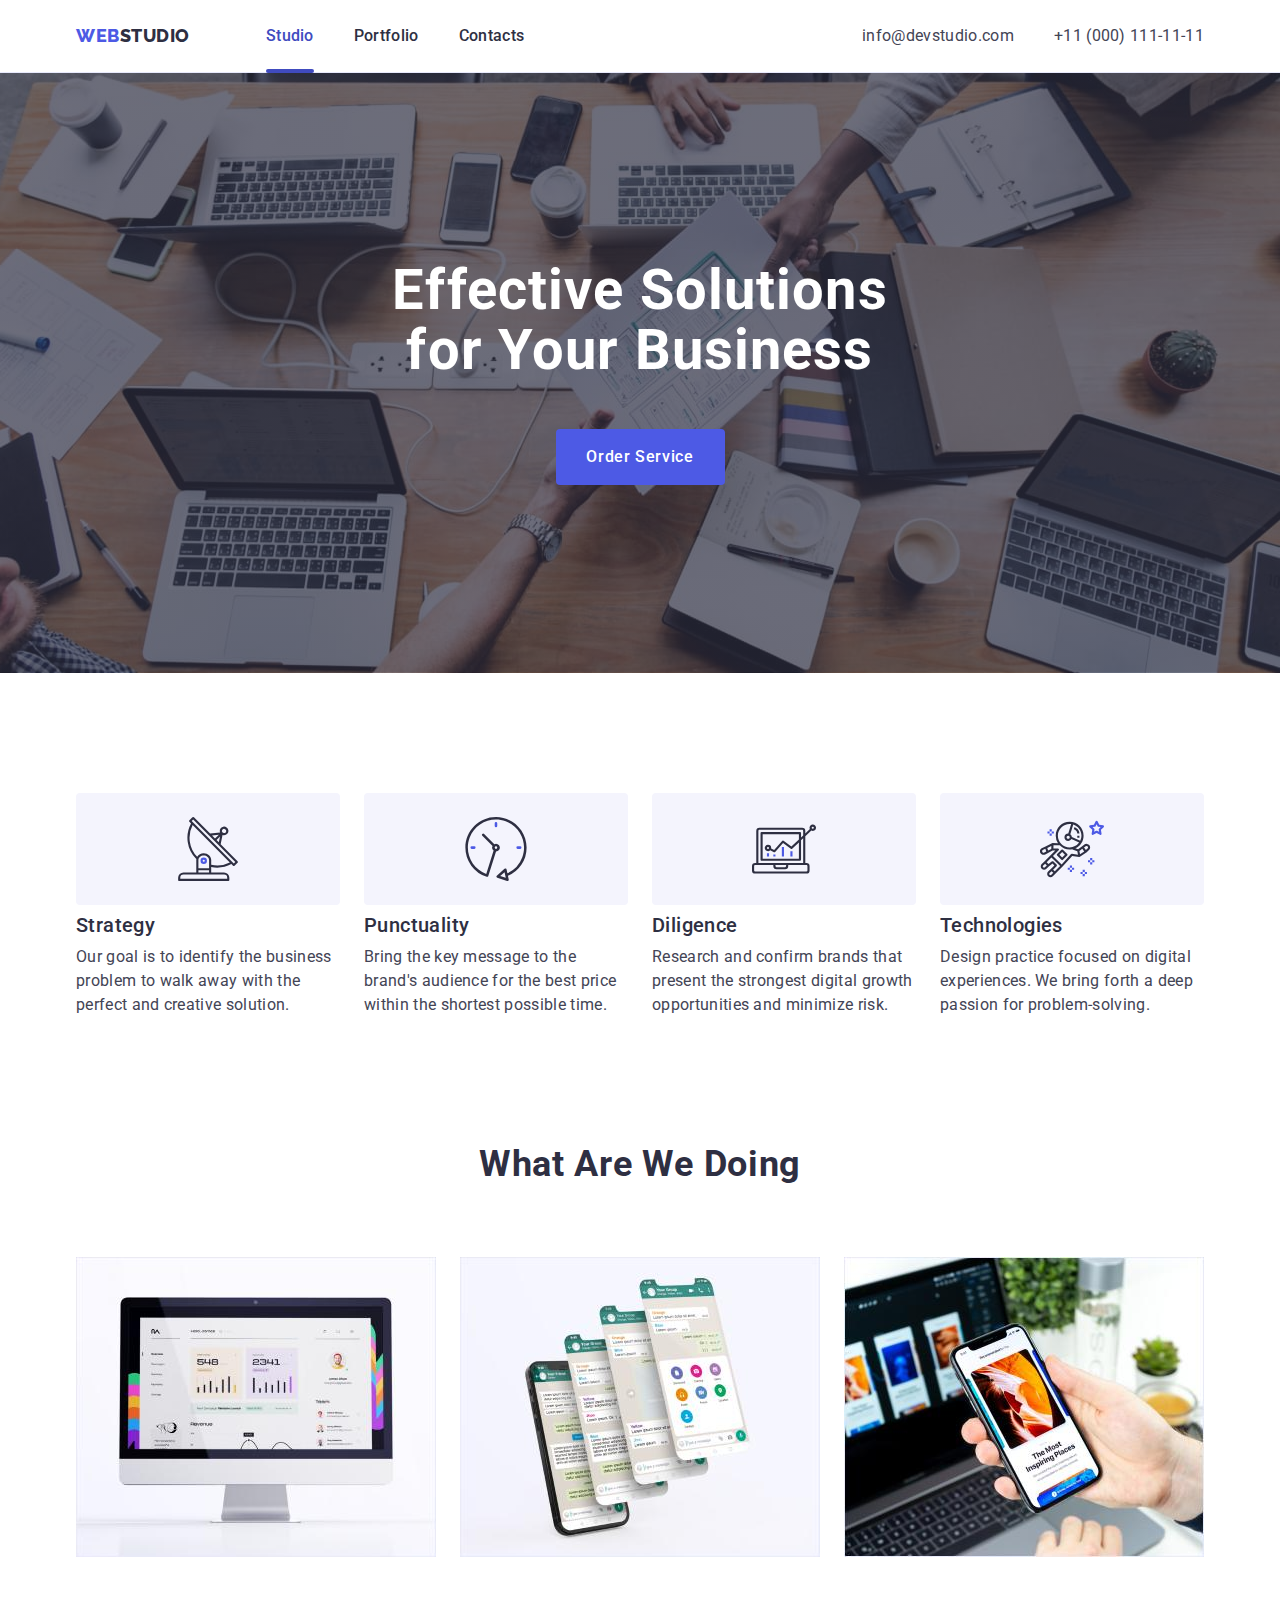
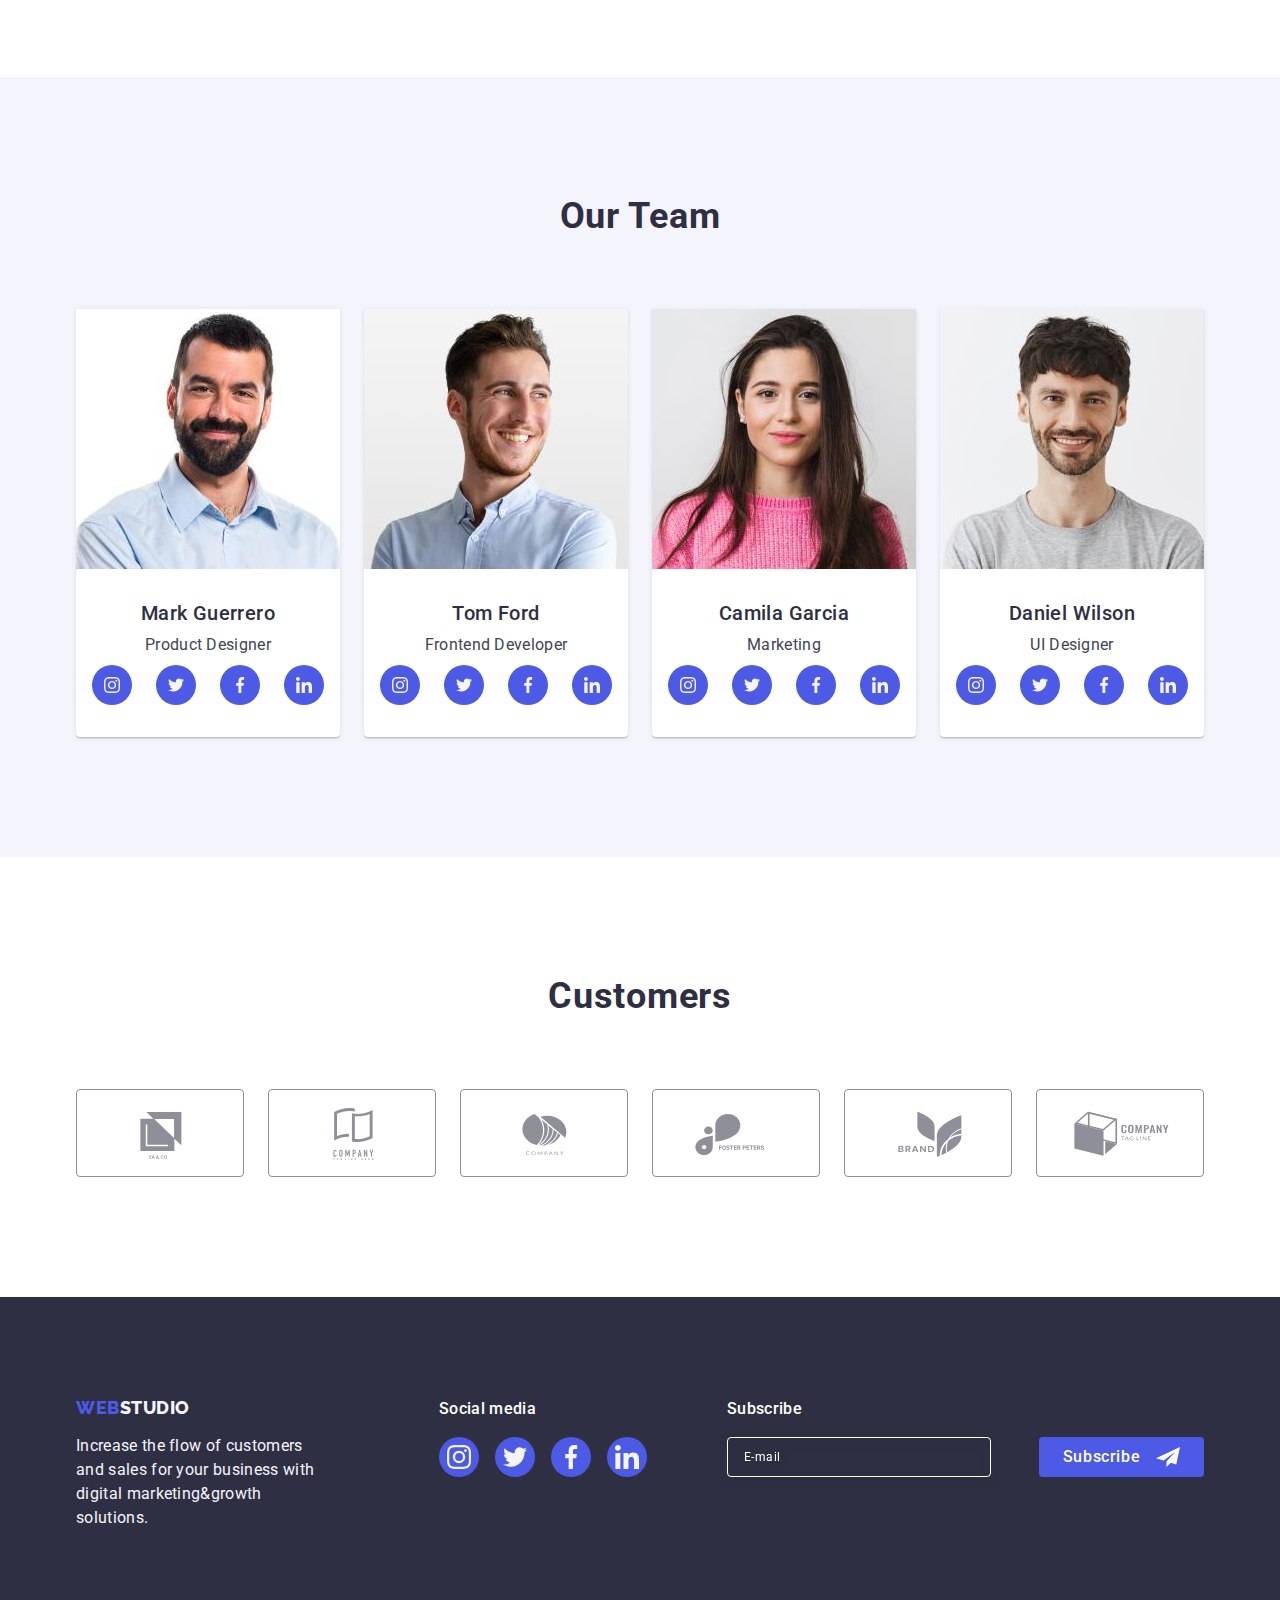
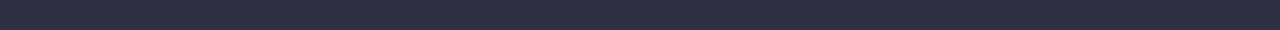
<file: index.html>
<!DOCTYPE html>
<html lang="en">

<head>
    <meta charset="UTF-8">
    <meta http-equiv="X-UA-Compatible" content="IE=edge">
    <meta name="web_stidio" content="web studio, development of sites, mobile applications">
    <link rel="preconnect" href="https://fonts.googleapis.com">
    <link rel="preconnect" href="https://fonts.gstatic.com" crossorigin>
    <title>Web_stidio</title>
    <link rel="stylesheet"
        href="https://cdnjs.cloudflare.com/ajax/libs/modern-normalize/2.0.0/modern-normalize.min.css" />
    <link href="https://fonts.googleapis.com/css2?family=Raleway:wght@800&family=Roboto:wght@400;500;700&display=swap"
        rel="stylesheet">
    <link rel="stylesheet" href="./css/styles.css">
</head>

<body>
    <header class="header">
        <div class="container header-container">
            <nav class="header-menu">
                <a href="./index.html" class="logo link">Web<span>Studio</span></a>
                <ul class="header-menu-bottom list">
                    <li><a href="./index.html" class="header-menu-element link current">Studio</a></li>
                    <li><a href="./portfolio.html" class="header-menu-element link">Portfolio</a></li>
                    <li><a href="" class="header-menu-element link">Contacts</a></li>
                </ul>
            </nav>
            <!-- Contacts -->
            <address id="Contacts" class="header-contacts">
                <ul class="contacts-list list">
                    <li>
                        <a href="info@devstudio.com" target="_blank"
                            class="header-link-contact link">info@devstudio.com</a>
                    </li>
                    <li>
                        <a href="tel:+110001111111" class="header-link-contact link">+11 (000) 111-11-11</a>
                    </li>
                </ul>
            </address>
        </div>
    </header>
    <main class="main">
        <section id="home" class="basis">
            <div class="container title-container">
                <h1 class="title">Effective Solutions for Your Business</h1>
                <button data-modal-open type="button" class="main-btn">Order Service</button>
            </div>
        </section>

        <section class="main-features">
            <div class="container container-features">
                <h2 class="visually-hidden">features</h2>
                <ul class="main-features-list list">
                    <li class="features-item">
                        <div class="features-background">
                            <svg class="icon-features" width="64" height="64">
                                <use href="./images/icons.svg#icon-antenna"></use>
                            </svg>
                        </div>
                        <h3 class="features">Strategy</h3>
                        <p class="description">Our goal is to identify the business problem to walk away with the
                            perfect
                            and creative solution.
                        </p>
                    </li>
                    <li class="features-item">
                        <div class="features-background">
                            <svg class="icon-features" width="64" height="64">
                                <use href="./images/icons.svg#icon-clock"></use>
                            </svg>
                        </div>
                        <h3 class="features">Punctuality</h3>
                        <p class="description">Bring the key message to the brand's audience for the best price within
                            the
                            shortest possible
                            time.</p>
                    </li>
                    <li class="features-item">
                        <div class="features-background">
                            <svg class="icon-features" width="64" height="64">
                                <use href="./images/icons.svg#icon-diagram"></use>
                            </svg>
                        </div>
                        <h3 class="features">Diligence</h3>
                        <p class="description">Research and confirm brands that present the strongest digital growth
                            opportunities and minimize
                            risk.</p>
                    </li>
                    <li class="features-item">
                        <div class="features-background">
                            <svg class="icon-features" width="64" height="64">
                                <use href="./images/icons.svg#icon-astronaut"></use>
                            </svg>
                        </div>
                        <h3 class="features">Technologies</h3>
                        <p class="description">Design practice focused on digital experiences. We bring forth a deep
                            passion
                            for
                            problem-solving.</p>
                    </li>
                </ul>
            </div>
        </section>

        <section class="main-doing">
            <div class="container">
                <h2 class="what-doing">What are we doing</h2>
                <ul class="img list">
                    <li class="img-working"><img src="./images/img_1.jpg" alt="computer_developer" width="360"
                            height="300"></li>
                    <li class="img-working"><img src="./images/img_2.jpg" alt="mobile" width="360" height="300"></li>
                    <li class="img-working"><img src="./images/img_3.jpg" alt="connect" width="360" height="300"></li>
                </ul>
            </div>
        </section>

        <section class="team">
            <div class="container">
                <!-- Team -->
                <h2 id="Studio" class="team-studio">Our Team</h2>
                <ul class="team-img list">
                    <li class="worker">
                        <img src="./images/img.jpg" alt="Mark Guerrero" width="264" height="260">
                        <div class="worker-information">
                            <h3 class="developer">Mark Guerrero</h3>
                            <p class="description">Product Designer</p>
                            <ul class="soc list">
                                <li class="soc-item">
                                    <a class="soc-link link" href="" aria-label="instagram" target="_blank">
                                        <svg class="soc-link-icon" width="16" height="16">
                                            <use href="./images/icons.svg#icon-instagram"></use>
                                        </svg>
                                    </a>
                                </li>
                                <li class="soc-item">
                                    <a class="soc-link link" href="" aria-label="twitter" target="_blank">
                                        <svg class="soc-link-icon" width="16" height="16">
                                            <use href="./images/icons.svg#icon-twitter"></use>
                                        </svg>
                                    </a>
                                </li>
                                <li class="soc-item">
                                    <a class="soc-link link" href="" aria-label="facebook" target="_blank">
                                        <svg class="soc-link-icon" width="16" height="16">
                                            <use href="./images/icons.svg#icon-facebook"></use>
                                        </svg>
                                    </a>
                                </li>
                                <li class="soc-item">
                                    <a class="soc-link link" href="" aria-label="linkedin" target="_blank">
                                        <svg class="soc-link-icon" width="16" height="16">
                                            <use href="./images/icons.svg#icon-linkedin"></use>
                                        </svg>
                                    </a>
                                </li>
                            </ul>
                        </div>
                    </li>
                    <li class="worker">
                        <img src="./images/imgq.jpg" alt="Tom Ford" width="264" height="260">
                        <div class="worker-information">
                            <h3 class="developer">Tom Ford</h3>
                            <p class="description">Frontend Developer</p>
                            <ul class="soc list">
                                <li class="soc-item">
                                    <a class="soc-link link" href="" aria-label="instagram" target="_blank">
                                        <svg class="soc-link-icon" width="16" height="16">
                                            <use href="./images/icons.svg#icon-instagram"></use>
                                        </svg>
                                    </a>
                                </li>
                                <li class="soc-item">
                                    <a class="soc-link link" href="" aria-label="twitter" target="_blank">
                                        <svg class="soc-link-icon" width="16" height="16">
                                            <use href="./images/icons.svg#icon-twitter"></use>
                                        </svg>
                                    </a>
                                </li>
                                <li class="soc-item">
                                    <a class="soc-link link" href="" aria-label="facebook" target="_blank">
                                        <svg class="soc-link-icon" width="16" height="16">
                                            <use href="./images/icons.svg#icon-facebook"></use>
                                        </svg>
                                    </a>
                                </li>
                                <li class="soc-item">
                                    <a class="soc-link link" href="" aria-label="linkedin" target="_blank">
                                        <svg class="soc-link-icon" width="16" height="16">
                                            <use href="./images/icons.svg#icon-linkedin"></use>
                                        </svg>
                                    </a>
                                </li>
                            </ul>
                        </div>
                    </li>
                    <li class="worker">
                        <img src="./images/imgw.jpg" alt="Camila Garcia" width="264" height="260">
                        <div class="worker-information">
                            <h3 class="developer">Camila Garcia</h3>
                            <p class="description">Marketing</p>
                            <ul class="soc list">
                                <li class="soc-item">
                                    <a class="soc-link link" href="" aria-label="instagram" target="_blank">
                                        <svg class="soc-link-icon" width="16" height="16">
                                            <use href="./images/icons.svg#icon-instagram"></use>
                                        </svg>
                                    </a>
                                </li>
                                <li class="soc-item">
                                    <a class="soc-link link" href="" aria-label="twitter" target="_blank">
                                        <svg class="soc-link-icon" width="16" height="16">
                                            <use href="./images/icons.svg#icon-twitter"></use>
                                        </svg>
                                    </a>
                                </li>
                                <li class="soc-item">
                                    <a class="soc-link link" href="" aria-label="facebook" target="_blank">
                                        <svg class="soc-link-icon" width="16" height="16">
                                            <use href="./images/icons.svg#icon-facebook"></use>
                                        </svg>
                                    </a>
                                </li>
                                <li class="soc-item">
                                    <a class="soc-link link" href="" aria-label="linkedin" target="_blank">
                                        <svg class="soc-link-icon" width="16" height="16">
                                            <use href="./images/icons.svg#icon-linkedin"></use>
                                        </svg>
                                    </a>
                                </li>
                            </ul>
                        </div>
                    </li>
                    <li class="worker">
                        <img src="./images/imge.jpg" alt="Daniel Wilson" width="264" height="260">
                        <div class="worker-information">
                            <h3 class="developer">Daniel Wilson</h3>
                            <p class="description">UI Designer</p>
                            <ul class="soc list">
                                <li class="soc-item">
                                    <a class="soc-link link" href="" aria-label="instagram" target="_blank">
                                        <svg class="soc-link-icon" width="16" height="16">
                                            <use href="./images/icons.svg#icon-instagram"></use>
                                        </svg>
                                    </a>
                                </li>
                                <li class="soc-item">
                                    <a class="soc-link link" href="" aria-label="twitter" target="_blank">
                                        <svg class="soc-link-icon" width="16" height="16">
                                            <use href="./images/icons.svg#icon-twitter"></use>
                                        </svg>
                                    </a>
                                </li>
                                <li class="soc-item">
                                    <a class="soc-link link" href="" aria-label="facebook" target="_blank">
                                        <svg class="soc-link-icon" width="16" height="16">
                                            <use href="./images/icons.svg#icon-facebook"></use>
                                        </svg>
                                    </a>
                                </li>
                                <li class="soc-item">
                                    <a class="soc-link link" href="" aria-label="linkedin" target="_blank">
                                        <svg class="soc-link-icon" width="16" height="16">
                                            <use href="./images/icons.svg#icon-linkedin"></use>
                                        </svg>
                                    </a>
                                </li>
                            </ul>
                        </div>
                    </li>
                </ul>
            </div>
        </section>

        <section class="customers">
            <div class="container container-customers">
                <h2 class="team-studio">Customers</h2>
                <ul class="client list">
                    <li class="client-item">
                        <a class="client-link link" href="" aria-label="logo" target="_blank">
                            <svg class="client-link-icon" width="104" height="56">
                                <use href="./images/icons.svg#icon-logo"></use>
                            </svg>
                        </a>
                    </li>
                    <li class="client-item">
                        <a class="client-link link" href="" aria-label="logoq" target="_blank">
                            <svg class="client-link-icon" width="104" height="56">
                                <use href="./images/icons.svg#icon-logoq"></use>
                            </svg>
                        </a>
                    </li>
                    <li class="client-item">
                        <a class="client-link link" href="" aria-label="logow" target="_blank">
                            <svg class="client-link-icon" width="104" height="56">
                                <use href="./images/icons.svg#icon-logow"></use>
                            </svg>
                        </a>
                    </li>
                    <li class="client-item">
                        <a class="client-link link" href="" aria-label="logoe" target="_blank">
                            <svg class="client-link-icon" width="104" height="56">
                                <use href="./images/icons.svg#icon-logoe"></use>
                            </svg>
                        </a>
                    </li>
                    <li class="client-item">
                        <a class="client-link link" href="" aria-label="logor" target="_blank">
                            <svg class="client-link-icon" width="104" height="56">
                                <use href="./images/icons.svg#icon-logor"></use>
                            </svg>
                        </a>
                    </li>
                    <li class="client-item">
                        <a class="client-link link" href="" aria-label="logot" target="_blank">
                            <svg class="client-link-icon" width="104" height="56">
                                <use href="./images/icons.svg#icon-logot"></use>
                            </svg>
                        </a>
                    </li>
                </ul>
            </div>
        </section>

    </main>

    <footer class="footer">
        <div class="container container-footer">
            <div class="footer-base">
                <a href="./index.html" class="logo-foot link">Web<span class="studio">Studio</span></a>
                <p class="footer-text">Increase the flow of customers and sales for your business with digital
                    marketing&growth solutions.</p>
            </div>
            <div class="social">
                <p class="social-media">Social media</p>
                <ul class="footer-soc list">
                    <li class="footer-soc-item">
                        <a class="footer-soc-link link" href="" aria-label="instagram" target="_blank">
                            <svg class="footer-link-icon" width="24" height="24">
                                <use href="./images/icons.svg#icon-instagram"></use>
                            </svg>
                        </a>
                    </li>
                    <li class="footer-soc-item">
                        <a class="footer-soc-link link" href="" aria-label="twitter" target="_blank">
                            <svg class="footer-link-icon" width="24" height="24">
                                <use href="./images/icons.svg#icon-twitter"></use>
                            </svg>
                        </a>
                    </li>
                    <li class="footer-soc-item">
                        <a class="footer-soc-link link" href="" aria-label="facebook" target="_blank">
                            <svg class="footer-link-icon" width="24" height="24">
                                <use href="./images/icons.svg#icon-facebook"></use>
                            </svg>
                        </a>
                    </li>
                    <li class="footer-soc-item">
                        <a class="footer-soc-link link" href="" aria-label="linkedin" target="_blank">
                            <svg class="footer-link-icon" width="24" height="24">
                                <use href="./images/icons.svg#icon-linkedin"></use>
                            </svg>
                        </a>
                    </li>
                </ul>
            </div>
            <div class="footer-sub">
                <p class="subscribe">Subscribe</p>
                <form class="footer-form">
                    <label for="footer-email" class="footer-label">
                        <input type="email" name="footer-email" id="footer-email" placeholder="E-mail"
                            class="footer-input">
                    </label>
                    <button type="submit" class="footer-button">Subscribe <svg class="subscribe-btn" width="24"
                            height="24">
                            <use href="./images/icons.svg#icon-subscribe"></use>
                        </svg></button>
                </form>
            </div>
        </div>
    </footer>
    <div class="backdrop is-hidden" data-modal>
        <div class="modal">
            <button data-modal-close class="close" type="button">
                <svg class="close-btn" width="8" height="8">
                    <use href="./images/icons.svg#icon-close"></use>
                </svg>
            </button>
            <p class="modal-title">Leave your contacts and we will call you back</p>
            <form class="modal-form">
                <div class="modal-field">
                    <label for="user-name" class="modal-line">Name</label>
                    <div class="input-wrap">
                        <input type="text" name="user-name" id="user-name" class="modal-input" required>
                        <svg class="icon-input" width="18" height="24">
                            <use href="./images/icons.svg#icon-name"></use>
                        </svg>
                    </div>
                </div>
                <div class="modal-field">
                    <label for="user-phone" class="modal-line">Phone</label>
                    <div class="input-wrap">
                        <input type="tel" name="user-phone" id="user-phone" class="modal-input" required>
                        <svg class="icon-input" width="18" height="24">
                            <use href="./images/icons.svg#icon-phone"></use>
                        </svg>
                    </div>
                </div>
                <div class="modal-field">
                    <label for="user-email" class="modal-line">Email</label>
                    <div class="input-wrap">
                        <input type="email" name="user-email" id="user-email" class="modal-input" required>
                        <svg class="icon-input" width="18" height="24">
                            <use href="./images/icons.svg#icon-email"></use>
                        </svg>
                    </div>
                </div>
                <div class="modal-field-text">
                    <label for="user-comment" class="modal-line">Comment</label>
                    <textarea name="user-comment" id="user-comment" placeholder="Text input"
                        class="modal-textarea"></textarea>
                </div>
                <div class="modal-field-checkbox">
                    <input type="checkbox" name="user-privacy" id="user-privacy" class="input-check visually-hidden"
                        value="true">
                    <label for="user-privacy" class="check-text"><span class="icon-span">
                            <svg class="icon-vector" width="10" height="8">
                                <use href="./images/icons.svg#icon-Vector"></use>
                            </svg></span> I accept the terms and conditions of the <a href="" class="policy">Privacy
                            Policy</a></label>
                </div>
                <button type="submit" class="modal-btn">Send</button>
            </form>
        </div>
    </div>
    <script src="./css/modal.js"></script>
</body>

</html>
</file>
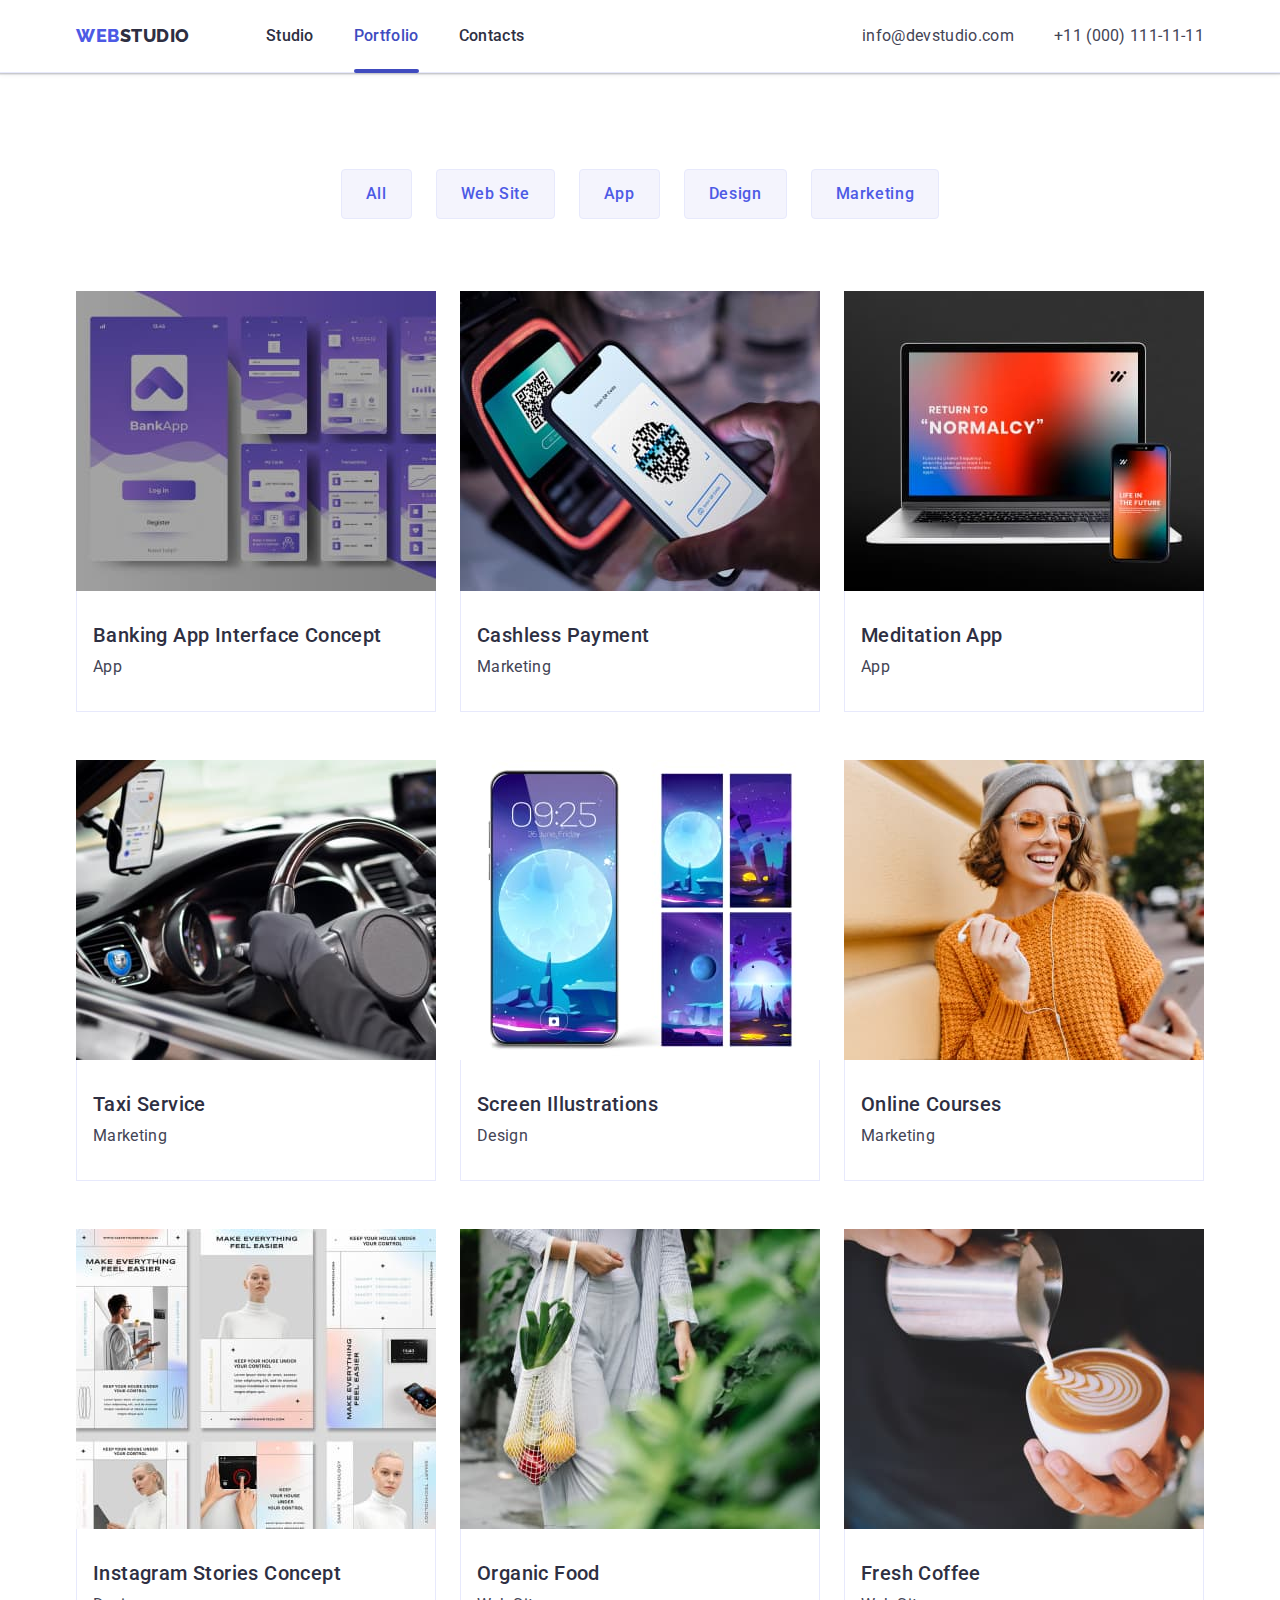
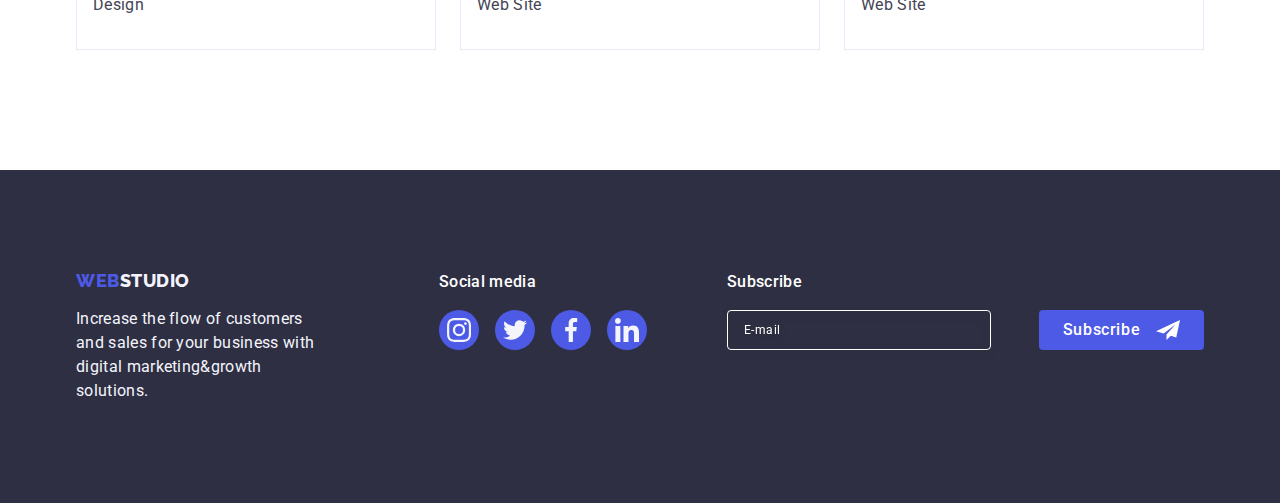
<file: portfolio.html>
<!DOCTYPE html>
<html lang="en">

<head>
    <meta charset="UTF-8">
    <meta http-equiv="X-UA-Compatible" content="IE=edge">
    <meta name="web_stidio" content="web studio, development of sites, mobile applications">
    <link rel="preconnect" href="https://fonts.googleapis.com">
    <link rel="preconnect" href="https://fonts.gstatic.com" crossorigin>
    <title>Web_stidio</title>
    <link rel="stylesheet"
        href="https://cdnjs.cloudflare.com/ajax/libs/modern-normalize/2.0.0/modern-normalize.min.css" />
    <link href="https://fonts.googleapis.com/css2?family=Raleway:wght@800&family=Roboto:wght@400;500;700&display=swap"
        rel="stylesheet">
    <link rel="stylesheet" href="./css/styles.css">
</head>

<body>
    <header class="header">
        <div class="container header-container">
            <nav class="header-menu">
                <a href="./index.html" class="logo link">Web<span>Studio</span></a>
                <ul class="header-menu-bottom list">
                    <li><a href="./index.html" class="header-menu-element link">Studio</a></li>
                    <li><a href="./portfolio.html" class="header-menu-element link current">Portfolio</a></li>
                    <li><a href="" class="header-menu-element link">Contacts</a></li>
                </ul>
            </nav>
            <!-- Contacts -->
            <address id="Contacts" class="header-contacts">
                <ul class="contacts-list list">
                    <li>
                        <a href="info@devstudio.com" target="_blank"
                            class="header-link-contact link">info@devstudio.com</a>
                    </li>
                    <li>
                        <a href="tel:+110001111111" class="header-link-contact link">+11 (000) 111-11-11</a>
                    </li>
                </ul>
            </address>
        </div>
    </header>
    <main>
        <section class="main-portfolio">
            <div class="container portfolio">
                <h1 class="visually-hidden">portfolio</h1>
                <ul class="navigation list">
                    <li><button type="button" class="main-button">All</button></li>
                    <li><button type="button" class="main-button">Web Site</button></li>
                    <li><button type="button" class="main-button">App</button></li>
                    <li><button type="button" class="main-button">Design</button></li>
                    <li><button type="button" class="main-button">Marketing</button></li>
                </ul>
                <ul class="main-img list">
                    <li class="pictures">
                        <a href="./index.html" class="img-project link">
                            <div class="project-pictures">
                                <img src="./images/imgr.jpg" alt="Banking_App" width="360" height="300">
                                <p class="text-project">14 Stylish and User-Friendly App Design Concepts · Task Manager
                                    App · Calorie Tracker
                                    App · Exotic Fruit Ecommerce App ·
                                    Cloud Storage App</p>
                            </div>
                            <div class="img-work">
                                <h2 class="projects-img">Banking App Interface Concept</h2>
                                <p class="program">App</p>
                            </div>
                        </a>
                    </li>
                    <li class="pictures">
                        <a href="./index.html" class="img-project link">
                            <div class="project-pictures">
                                <img src="./images/imgt.jpg" alt="Cashless_Payment" width="360" height="300">
                                <p class="text-project">14 Stylish and User-Friendly App Design Concepts · Task Manager
                                    App · Calorie Tracker App · Exotic Fruit Ecommerce App ·
                                    Cloud Storage App</p>
                            </div>
                            <div class="img-work">
                                <h2 class="projects-img">Cashless Payment</h2>
                                <p class="program">Marketing</p>
                            </div>
                        </a>
                    </li>
                    <li class="pictures">
                        <a href="./index.html" class="img-project link">
                            <div class="project-pictures">
                                <img src="./images/imgy.jpg" alt="Meditation_App" width="360" height="300">
                                <p class="text-project">14 Stylish and User-Friendly App Design Concepts · Task Manager
                                    App · Calorie Tracker App · Exotic Fruit Ecommerce App ·
                                    Cloud Storage App</p>
                            </div>
                            <div class="img-work">
                                <h2 class="projects-img">Meditation App</h2>
                                <p class="program">App</p>
                            </div>
                        </a>
                    </li>
                    <li class="pictures">
                        <a href="./index.html" class="img-project link">
                            <div class="project-pictures">
                                <img src="./images/imgu.jpg" alt="Taxi_Service" width="360" height="300">
                                <p class="text-project">14 Stylish and User-Friendly App Design Concepts · Task Manager
                                    App · Calorie Tracker App · Exotic Fruit Ecommerce App ·
                                    Cloud Storage App</p>
                            </div>
                            <div class="img-work">
                                <h2 class="projects-img">Taxi Service</h2>
                                <p class="program">Marketing</p>
                            </div>
                        </a>
                    </li>
                    <li class="pictures">
                        <a href="./index.html" class="img-project link">
                            <div class="project-pictures">
                                <img src="./images/imgi.jpg" alt="Screen_Illustrations" width="360" height="300">
                                <p class="text-project">14 Stylish and User-Friendly App Design Concepts · Task Manager
                                    App · Calorie Tracker App · Exotic Fruit Ecommerce App ·
                                    Cloud Storage App</p>
                            </div>
                            <div class="img-work">
                                <h2 class="projects-img">Screen Illustrations</h2>
                                <p class="program">Design</p>
                            </div>
                        </a>
                    </li>
                    <li class="pictures">
                        <a href="./index.html" class="img-project link">
                            <div class="project-pictures">
                                <img src="./images/imgo.jpg" alt="Online_Courses" width="360" height="300">
                                <p class="text-project">14 Stylish and User-Friendly App Design Concepts · Task Manager
                                    App · Calorie Tracker App · Exotic Fruit Ecommerce App ·
                                    Cloud Storage App</p>
                            </div>
                            <div class="img-work">
                                <h2 class="projects-img">Online Courses</h2>
                                <p class="program">Marketing</p>
                            </div>
                        </a>
                    </li>
                    <li class="pictures">
                        <a href="./index.html" class="img-project link">
                            <div class="project-pictures">
                                <img src="./images/imgp.jpg" alt="Instagram_Stories" width="360" height="300">
                                <p class="text-project">14 Stylish and User-Friendly App Design Concepts · Task Manager
                                    App · Calorie Tracker App · Exotic Fruit Ecommerce App ·
                                    Cloud Storage App</p>
                            </div>
                            <div class="img-work">
                                <h2 class="projects-img">Instagram Stories Concept</h2>
                                <p class="program">Design</p>
                            </div>
                        </a>
                    </li>
                    <li class="pictures">
                        <a href="./index.html" class="img-project link">
                            <div class="project-pictures">
                                <img src="./images/imga.jpg" alt="Organic_Food" width="360" height="300">
                                <p class="text-project">14 Stylish and User-Friendly App Design Concepts · Task Manager
                                    App · Calorie Tracker App · Exotic Fruit Ecommerce App ·
                                    Cloud Storage App</p>
                            </div>
                            <div class="img-work">
                                <h2 class="projects-img">Organic Food</h2>
                                <p class="program">Web Site</p>
                            </div>
                        </a>
                    </li>
                    <li class="pictures">
                        <a href="./index.html" class="img-project link">
                            <div class="project-pictures">
                                <img src="./images/imgs.jpg" alt="Fresh_Coffee" width="360" height="300">
                                <p class="text-project">14 Stylish and User-Friendly App Design Concepts · Task Manager
                                    App · Calorie Tracker App · Exotic Fruit Ecommerce App ·
                                    Cloud Storage App</p>
                            </div>
                            <div class="img-work">
                                <h2 class="projects-img">Fresh Coffee</h2>
                                <p class="program">Web Site</p>
                            </div>
                        </a>
                    </li>
                </ul>
            </div>
        </section>
    </main>

    <footer class="footer">
        <div class="container container-footer">
            <div class="footer-base">
                <a href="./index.html" class="logo-foot link">Web<span class="studio">Studio</span></a>
                <p class="footer-text">Increase the flow of customers and sales for your business with digital
                    marketing&growth solutions.</p>
            </div>
            <div class="social">
                <p class="social-media">Social media</p>
                <ul class="footer-soc list">
                    <li class="footer-soc-item">
                        <a class="footer-soc-link link" href="" aria-label="instagram" target="_blank">
                            <svg class="footer-link-icon" width="24" height="24">
                                <use href="./images/icons.svg#icon-instagram"></use>
                            </svg>
                        </a>
                    </li>
                    <li class="footer-soc-item">
                        <a class="footer-soc-link link" href="" aria-label="twitter" target="_blank">
                            <svg class="footer-link-icon" width="24" height="24">
                                <use href="./images/icons.svg#icon-twitter"></use>
                            </svg>
                        </a>
                    </li>
                    <li class="footer-soc-item">
                        <a class="footer-soc-link link" href="" aria-label="facebook" target="_blank">
                            <svg class="footer-link-icon" width="24" height="24">
                                <use href="./images/icons.svg#icon-facebook"></use>
                            </svg>
                        </a>
                    </li>
                    <li class="footer-soc-item">
                        <a class="footer-soc-link link" href="" aria-label="linkedin" target="_blank">
                            <svg class="footer-link-icon" width="24" height="24">
                                <use href="./images/icons.svg#icon-linkedin"></use>
                            </svg>
                        </a>
                    </li>
                </ul>
            </div>
            <div class="footer-sub">
                <p class="subscribe">Subscribe</p>
                <form class="footer-form">
                    <label for="footer-email" class="footer-label">
                        <input type="email" name="footer-email" id="footer-email" placeholder="E-mail"
                            class="footer-input">
                    </label>
                    <button type="submit" class="footer-button">Subscribe <svg class="subscribe-btn" width="24"
                            height="24">
                            <use href="./images/icons.svg#icon-subscribe"></use>
                        </svg></button>
                </form>
            </div>
        </div>
    </footer>
</body>

</html>
</file>
<file: css/styles.css>
:root {
 --font-size: 16px;
 --primary-Brand: #4D5AE5;
 --pressed-state: #404bbf;
 --dark: #2E2F42;
 --success: #31D0AA;
 --text: #434455;
 --subtle-Text: #8E8F99;
 --accent: #E7E9FC;
 --light: #F4F4FD;
 --hero-background: #2E2F42;
 --white-background: #FFFFFF;
 --modal-background:  #FCFCFC;
 --ocean: #404BBF;
}
body {
    font-family: 'Roboto', sans-serif;
    color: var(--text);
    background: var(--white-background);
}
img {
    display: block;
}
ul {
    margin: 0;
    padding-left: 0;
}
h1,h2,h3,h4,h5,h6, p {
 margin: 0;
}
.container {
    width: 1158px;
    padding-left: 15px;
    padding-right: 15px;
    margin: 0 auto;
}
.header-container {
    display: flex;
    width: 1158px;
    margin: 0 auto;
    padding: 0 15px;
    align-items: center;
}
.header {
    border-bottom: 1px solid var(--accent);
    box-shadow: 0px 2px 1px rgba(46, 47, 66, 0.08), 0px 1px 1px rgba(46, 47, 66, 0.16), 0px 1px 6px rgba(46, 47, 66, 0.08);
}
.logo {
    font-family: 'Raleway', sans-serif;
    font-size: 18px;
    font-weight: 800;
    line-height: 1.17;
    letter-spacing: 0.03em;
    text-transform: uppercase;
    color: var(--primary-Brand);
    margin-right: 76px;
    }
.header span{
    color: var(--dark);
}
.footer span{
    color: var(--light);
    }
.link {
    text-decoration: none;
}
.list {
    list-style: none;
}
.contacts-list {
    display: flex;
    gap: 40px;
}
.header-menu {
    display: flex;
    align-items: center;
    transition: color 250ms cubic-bezier(0.4, 0, 0.2, 1);
}
.header-menu-bottom {
    display: flex;
    gap: 40px;
}
.header-menu-element {
    font-weight: 500;
    font-size: 16px;
    line-height: 1.5;
    letter-spacing: 0.02em;
    color: var(--hero-background);
    display: flex;
    padding: 24px 0;
}
.current {
    font-weight: 500;
    font-size: 16px;
    line-height: 1.5;
    letter-spacing: 0.02em;
    display: flex;
    padding: 24px 0;
    position: relative;
    color: var(--pressed-state);
    transition: color 250ms cubic-bezier(0.4, 0, 0.2, 1);
}
.current::after {
    display: block;
    width: 100%;
    content: "";
    position: absolute;
    left: 0;
    bottom: -1px;
    height: 4px;
    background-color: var(--pressed-state);
    border-radius: 2px;
}
.header-menu-element:hover {
    color: var(--ocean);
}
.header-link-contact {
    font-weight: 400;
    font-size: 16px;
    line-height: 1.5;
    letter-spacing: 0.02em;
    color: var(--text);
    transition: color 250ms cubic-bezier(0.4, 0, 0.2, 1);
}
.header-contacts {
    gap: 40px;
    margin-left: auto;
    font-style: normal;
}
.header-link-contact:hover {
    color: var(--ocean);
}
.header-menu:hover,
.header-menu:focus {
    color: var(--pressed-state);
}
.mail-phone {
    font-style: normal;
}
.header-link {
 transition: color 250ms cubic-bezier(0.4, 0, 0.2, 1);
}
.header-link:hover,
.header-link:focus {
 color: var(--pressed-state);
}
.basis {
background-color: var(--hero-background);
padding: 188px 0;
background-image: linear-gradient(rgba(46, 47, 66, 0.7), 
rgba(46, 47, 66, 0.7)), url(../images/people-office.jpg);
max-width: 1440px;
background-position: center;
background-repeat: no-repeat;
background-size: cover;
}
.main-btn:hover,
.main-btn:focus {
    background-color: var(--pressed-state);
    cursor: pointer;
}
.title {
    font-weight: 700;
    font-size: 56px;
    line-height: 1.07;
    text-align: center;
    letter-spacing: 0.02em;
    color: var(--white-background);
    max-width: 496px;
    margin-left: auto;
    margin-right: auto;
    margin-bottom: 48px;
}
.main-btn {
    font-family: "Roboto", sans-serif;
    font-weight: 500;
    font-size: 16px;
    line-height: 1.5;
    letter-spacing: 0.04em;
    background: var(--primary-Brand);
    color: var(--white-background);
    display: block;
    min-width: 169px;
    height: 56px;
    border: none;
    border-radius: 4px;
    cursor: pointer;
    margin-left: auto;
    margin-right: auto;
    transition: background-color 250ms cubic-bezier(0.4, 0, 0.2, 1);
    }
.main-features {
    padding: 120px 0;
}
.features-background {
    display: flex;
    height: 112px;
    background-color: var(--light);
    border-radius: 4px;
    margin-bottom: 8px;
    align-items: center;
    justify-content: center;
}
.visually-hidden {
    position: absolute;
    width: 1px;
    height: 1px;
    margin: -1px;
    border: 0;
    padding: 0;
    white-space: nowrap;
    clip-path: inset(100%);
    clip: rect(0 0 0 0);
    overflow: hidden;
}
.main-features-list {
   display: flex;
   gap: 24px;
}
.features {
    font-weight: 500;
    font-size: 20px;
    line-height: 1.2;
    letter-spacing: 0.02em;
    color: var(--dark);
    margin-bottom: 8px;
}
.features-item {
 width: calc((100% - 72px) / 4);
}
.team {
    background-color: var(--light);
    font-size: 36px;
    line-height: 1.11;
    text-align: center;
    letter-spacing: 0.02em;
    text-transform: capitalize;
    padding: 120px 0;
}
.worker {
    background-color: var(--white-background);
}
.main-doing {
    padding-bottom: 120px;
}
.what-doing {
 font-size: 36px;
 line-height: 1.11;
 text-align: center;
 letter-spacing: 0.02em;
 text-transform: capitalize;
 color: var(--dark);
 margin-bottom: 72px;
}
.img {
    display: flex;
    gap: 24px;
}
.img-working {
 background-color: var(--modal-background);
 width: calc((100% - 48px) / 3);
}
.team-img {
 display: flex;
 gap: 24px;
}
.worker {
    width: calc((100% - 72px) / 4);
    border-radius: 0px 0px 4px 4px;
    box-shadow: 0px 1px 6px rgba(46, 47, 66, 0.08),
        0px 1px 1px rgba(46, 47, 66, 0.16),
        0px 2px 1px rgba(46, 47, 66, 0.08);
}
.worker-information {
    padding: 32px 0;
}
.developer {
    font-weight: 500;
    font-size: 20px;
    line-height: 1.2;
    letter-spacing: 0.02em;
    color: var(--dark);
    text-align: center;
    margin-bottom: 8px;
}
.description {
    font-size: 16px;
    line-height: 1.5;
    letter-spacing: 0.02em;
    color: var(--text);
    margin-bottom: 8px;
}
.soc {
    display: flex;
    justify-content: center;
    gap: 24px;

}
.soc-item {
    width: 40px;
    height: 40px;
}
.soc-link {
    display: flex;
    width: 100%;
    height: 100%;
    border-radius: 50%;
    background-color: var(--primary-Brand);
    align-items: center;
    justify-content: center;
    transition: background-color 250ms cubic-bezier(0.4, 0, 0.2, 1);
}
.soc-link-icon {
    fill: var(--light);
}
.soc-link:hover,
.soc-link:focus {
 background-color: var(--pressed-state);
}
.team-studio {
    font-size: 36px;
    line-height: 1.11;
    letter-spacing: 0.02em;
    text-align: center;
    color: var(--dark);
    margin-bottom: 72px;
}
.customers {
    padding-top: 120px;
    padding-bottom: 120px;
}
.client {
    display: flex;
    gap: 24px;
}
.client-item {
    width: calc((100% - 120px) / 6);
    height: 88px;
}
.client-link {
    display: flex;
    width: 100%;
    height: 100%;
    border-radius: 4px;
    border: 1px solid var(--subtle-Text);
    align-items: center;
    justify-content: center;
    color: var(--subtle-Text);
    transition: border-color 250ms cubic-bezier(0.4, 0, 0.2, 1),
            color 250ms cubic-bezier(0.4, 0, 0.2, 1);
}
.client-link:hover,
.client-link:focus {
    border-color: var(--pressed-state);
    color: var(--pressed-state);
}
.client-link-icon {
    fill: currentColor;
}
.main-portfolio {
    padding-top: 96px;
    padding-bottom: 120px;
}
.navigation {
    display: flex;
    justify-content: center;
    gap: 24px;
    margin-bottom: 72px;
}
.main-button:hover,
.main-button:focus {
    background: var(--pressed-state);
    color: var(--white-background);
    cursor: pointer;
    border: 1px solid transparent;
    box-shadow: 0px 3px 1px rgba(0, 0, 0, 0.1), 0px 2px 1px rgba(0, 0, 0, 0.08), 0px 2px 2px rgba(0, 0, 0, 0.12);
}
.main-button {
    font-family: "Roboto", sans-serif;
    font-weight: 500;
    font-size: 16px;
    line-height: 1.5;
    letter-spacing: 0.04em;
    background: var(--light);
    color: var(--primary-Brand);
    padding: 12px 24px;
    border: 1px solid var(--accent);
    border-radius: 4px;
    transition: color 250ms cubic-bezier(0.4, 0, 0.2, 1),
        background-color 250ms cubic-bezier(0.4, 0, 0.2, 1),
        border-color 250ms cubic-bezier(0.4, 0, 0.2, 1),
        box-shadow 250ms cubic-bezier(0.4, 0, 0.2, 1);
    }
.img-project {
    display: block;
    transition: box-shadow 250ms cubic-bezier(0.4, 0, 0.2, 1);
}
.img-project:hover {
    box-shadow: 0px 1px 6px rgba(46, 47, 66, 0.08),
    0px 1px 1px rgba(46, 47, 66, 0.16),
    0px 2px 1px rgba(46, 47, 66, 0.08);
}
.img-project:focus {
    box-shadow: 0px 1px 6px rgba(46, 47, 66, 0.08),
        0px 1px 1px rgba(46, 47, 66, 0.16),
        0px 2px 1px rgba(46, 47, 66, 0.08);
}
.project-pictures {
    position: relative;
    overflow: hidden;
}
.text-project {
    width: 100%;
    height: 100%;
    font-size: 16px;
    line-height: 1.5;
    letter-spacing: 0.02em;
    padding: 40px 32px;
    color: var(--light);
    background-color: var(--primary-Brand);
    position: absolute;
    top: 0;
    left: 0;
    transform: translateY(100%);
    transition: transform 250ms cubic-bezier(0.4, 0, 0.2, 1);
}
.img-project:hover .text-project {
    transform: translateY(0%);
} 
.img-project:focus .text-project {
    transform: translateY(0%);
}
.pictures {
    border: 1px;
    border-color: var(--accent);
    width: calc((100% - 48px)/3);
    position: relative;
}
.projects-img {
    font-weight: 500;
    font-size: 20px;
    line-height: 1.2;
    letter-spacing: 0.02em;
    color: var(--dark);
    margin-bottom: 8px;
}
.program {
    color: var(--text);
    letter-spacing: 0.02em;
    line-height: 1.5;
}
.main-img {
 display: flex;
 flex-wrap: wrap;
 column-gap: 24px;
 row-gap: 48px;
}
.img-work {
 padding: 32px 16px;
 border: 1px solid var(--accent);
 border-top: none;
 align-items: center;
}
footer {
    background-color: var(--dark);
    padding: 100px 0;
}
.container-footer {
    display: flex;
    align-items: baseline;
}
.footer-base {
    margin-right: 120px;
}
.social {
    margin-right: 80px;
}
.social-media {
        font-size: 16px;
        font-weight: 500;
        line-height: 1.5;
        letter-spacing: 0.02em;
        color: var(--white-background);
        margin-bottom: 16px;
}
.footer-text {
    line-height: 1.5;
    letter-spacing: 0.02em;
    color: var(--light);
    max-width: 264px;
}
.footer-soc {
    display: flex;
    gap: 16px;
}
.footer-soc-item {
    width: 40px;
    height: 40px;
    transition: background-color 250ms cubic-bezier(0.4, 0, 0.2, 1);
}
.footer-soc-link {
    display: flex;
    width: 100%;
    height: 100%;
    border-radius: 50%;
    background-color: var(--primary-Brand);
    align-items: center;
    justify-content: center;
    transition: background-color 250ms cubic-bezier(0.4, 0, 0.2, 1);
}
.footer-soc-link:hover,
.footer-soc-link:focus {
    background-color: var(--success);
}
.footer-link-icon {
    fill: var(--light);
}
.logo-foot {
    font-family: 'Raleway', sans-serif;
    font-size: 18px;
    font-weight: 800;
    line-height: 1.17;
    letter-spacing: 0.03em;
    text-transform: uppercase;
    color: var(--primary-Brand);
    display: inline-block;
    margin-bottom: 16px;
}
.backdrop {
    position: fixed;
    width: 100%;
    height: 100%;
    top: 0;
    left: 0;
    background-color: rgba(46, 47, 66, 0.4);
    transition: opacity 250ms cubic-bezier(0.4, 0, 0.2, 1), visibility 250ms cubic-bezier(0.4, 0, 0.2, 1);
}
.modal {
    position: absolute;
    top: 50%;
    left: 50%;
    transform: translate(-50%, -50%) scale(1);
    width: 408px;
    min-height: 584px;
    background: var(--modal-background);
    box-shadow: 0px 1px 1px rgba(0, 0, 0, 0.14), 0px 1px 3px rgba(0, 0, 0, 0.12), 0px 2px 1px rgba(0, 0, 0, 0.2);
    border-radius: 4px;
    transition: transform 250ms cubic-bezier(0.4, 0, 0.2, 1);
    padding: 72px 24px 24px 24px;
}
.close {
    position: absolute;
    top: 24px;
    right: 24px;
    width: 24px;
    height: 24px;
    display: flex;
    border-radius: 50%;
    align-items: center;
    justify-content: center;
    background-color: var(--accent);
    border: 1px solid rgba(0, 0, 0, 0.1);
    padding: 0;
    cursor: pointer;
    transition: background-color 250ms cubic-bezier(0.4, 0, 0.2, 1), border 250ms cubic-bezier(0.4, 0, 0.2, 1);
}
.close:hover {
    background-color: var(--pressed-state);
    border: none;
}
.close:focus {
    background-color: var(--pressed-state);
    border: none;
}
.close-btn {
    display: inline-block;
    transition: fill 250ms cubic-bezier(0.4, 0, 0.2, 1);
}
.close:hover .close-btn {
    fill: var(--white-background);
}
.close:focus .close-btn {
    fill: var(--white-background);
}
.is-hidden {
    opacity: 0;
    visibility: hidden;
    pointer-events: none;
}
.modal-title {
    font-weight: 500;
    font-size: 16px;
    line-height: 1.5;
    text-align: center;
    letter-spacing: 0.02em;
    color: var(--dark);
    margin-bottom: 16px;
}
.modal-input {
    width: 100%;
    height: 40px;
    border: 1px solid rgba(46, 47, 66, 0.4);
    border-radius: 4px;
    background-color: transparent;
    outline: transparent;
    padding-left: 38px;
    transition: border-color 250ms cubic-bezier(0.4, 0, 0.2, 1);
}
.modal-input:hover,
.modal-input:focus {
    border-color: var(--primary-Brand);
}
.modal-input:focus + .icon-input {
    fill: var(--primary-Brand);
}
.modal-line {
    display: block;
    font-size: 12px;
    line-height: 1.17;
    text-align: left;
    letter-spacing: 0.04em;
    color: var(--subtle-Text);
    margin-bottom: 4px;
}
.icon-input {
    fill: var(--dark);
    position: absolute;
    left: 16px;
    top: 50%;
    transform: translateY(-50%);
    transition: fill 250ms cubic-bezier(0.4, 0, 0.2, 1);
}
.input-wrap {
position: relative;
}
.modal-field {
    margin-bottom: 8px;
}
.modal-field-text {
    margin-bottom: 16px;
}
.modal-field-checkbox {
    margin-bottom: 24px;
}
.modal-textarea {
    width: 100%;
    height: 120px;
    border: 1px solid rgba(46, 47, 66, 0.4);
    border-radius: 4px;
    background-color: transparent;
    outline: transparent;
    font-size: 12px;
    line-height: 1.17;
    letter-spacing: 0.04em;
    color: rgba(46, 47, 66, 0.4);
    padding: 8px 16px;
    resize: none;
    transition: border-color 250ms cubic-bezier(0.4, 0, 0.2, 1);
}
.modal-textarea:focus {
    border-color: #4D5AE5;
}
.modal-textarea::placeholder {
    font-size: 12px;
    line-height: 1.16;
    letter-spacing: 0.02em;
    color: var(--hero-background);
}
.check-text {
    font-size: 12px;
    line-height: 1.17;
    letter-spacing: 0.04em; 
    color: var(--subtle-Text);
    align-items: center;
}
.check-text span {
    width: 16px;
    height: 16px;
    border: 1px solid rgba(46, 47, 66, 0.4);
    border-radius: 2px;
    display: inline-flex;
    align-items: center;
    justify-content: center;
    fill: transparent;
    transition: background-color 250ms cubic-bezier(0.4, 0, 0.2, 1), 
     border 250ms cubic-bezier(0.4, 0, 0.2, 1), 
     fill 250ms cubic-bezier(0.4, 0, 0.2, 1);
}
.icon-span {
    display: inline-flex;
}
.check-text a {
    color: var(--primary-Brand);
    text-decoration: underline;
}
.input-check:checked + .check-text span {
 background-color: var(--pressed-state);
 border: none;
 fill: var(--light);
}
.modal-btn {
 min-width: 169px;
 height: 56px;
 display: block;
 margin-left: auto;
 margin-right: auto;
 font-family: "Roboto", sans-serif;
 font-weight: 500;
 font-size: 16px;
 line-height: 1.5;
 letter-spacing: 0.04em;
 color: white;
 cursor: pointer;
 border-radius: 4px;
 background-color: var(--primary-Brand);
 border: none;
 transition: background-color 250ms cubic-bezier(0.4, 0, 0.2, 1);
}
.policy {
    color: var(--primary-Brand);
}
.subscribe {
 font-weight: 500;
 font-size: 16px;
 line-height: 1.5;
 letter-spacing: 0.02em;
 color: white;
 margin-bottom: 16px;
}
.footer-input {
    width: 264px;
    height: 40px;
    border: 1px solid var(--white-background);
    border-radius: 4px;
    background-color: transparent;
    outline: transparent;
    font-size: 12px;
    line-height: 1.5;
    letter-spacing: 0.04em;
    color: var(--white-background);
    padding-left: 16px;
    filter: drop-shadow(0px 4px 4px rgba(0, 0, 0, 0.15));
    margin-right: 24px;
}
.footer-input::placeholder {
 color: var(--white-background);
}
.footer-button {
    min-width: 165px;
    height: 40px;
    font-family: "Roboto", sans-serif;
    font-weight: 500;
    font-size: 16px;
    line-height: 1.5;
    letter-spacing: 0.04em;
    color: white;
    border-radius: 4px;
    background-color: var(--primary-Brand);
    border: none;
    cursor: pointer;
    display: flex;
    align-items: center;
    justify-content: center;
}
.footer-button:hover,
.footer-button:focus {
    background-color: var(--pressed-state);
}
.subscribe-btn {
    fill: var(--white-background);
    margin-left: 16px;
}
.footer-form {
    display: flex;
    gap: 24px;
}
</file>
